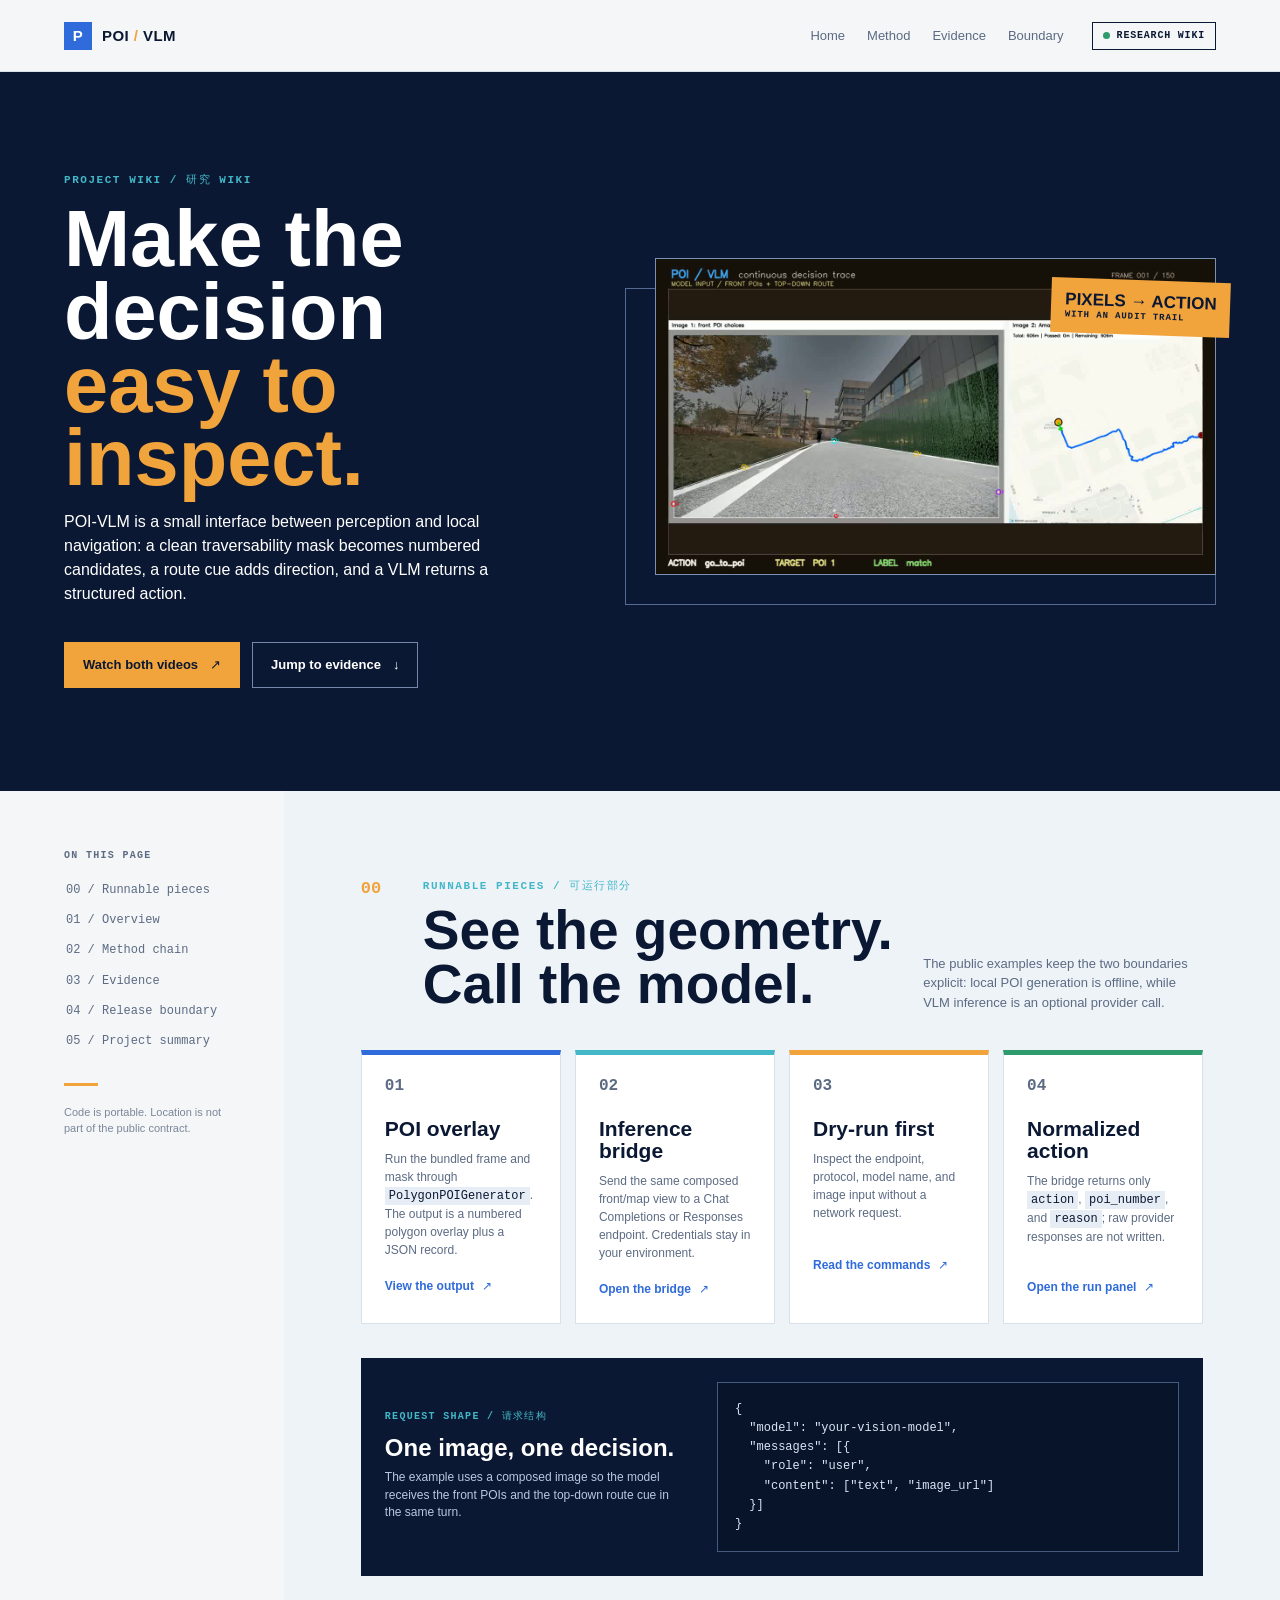
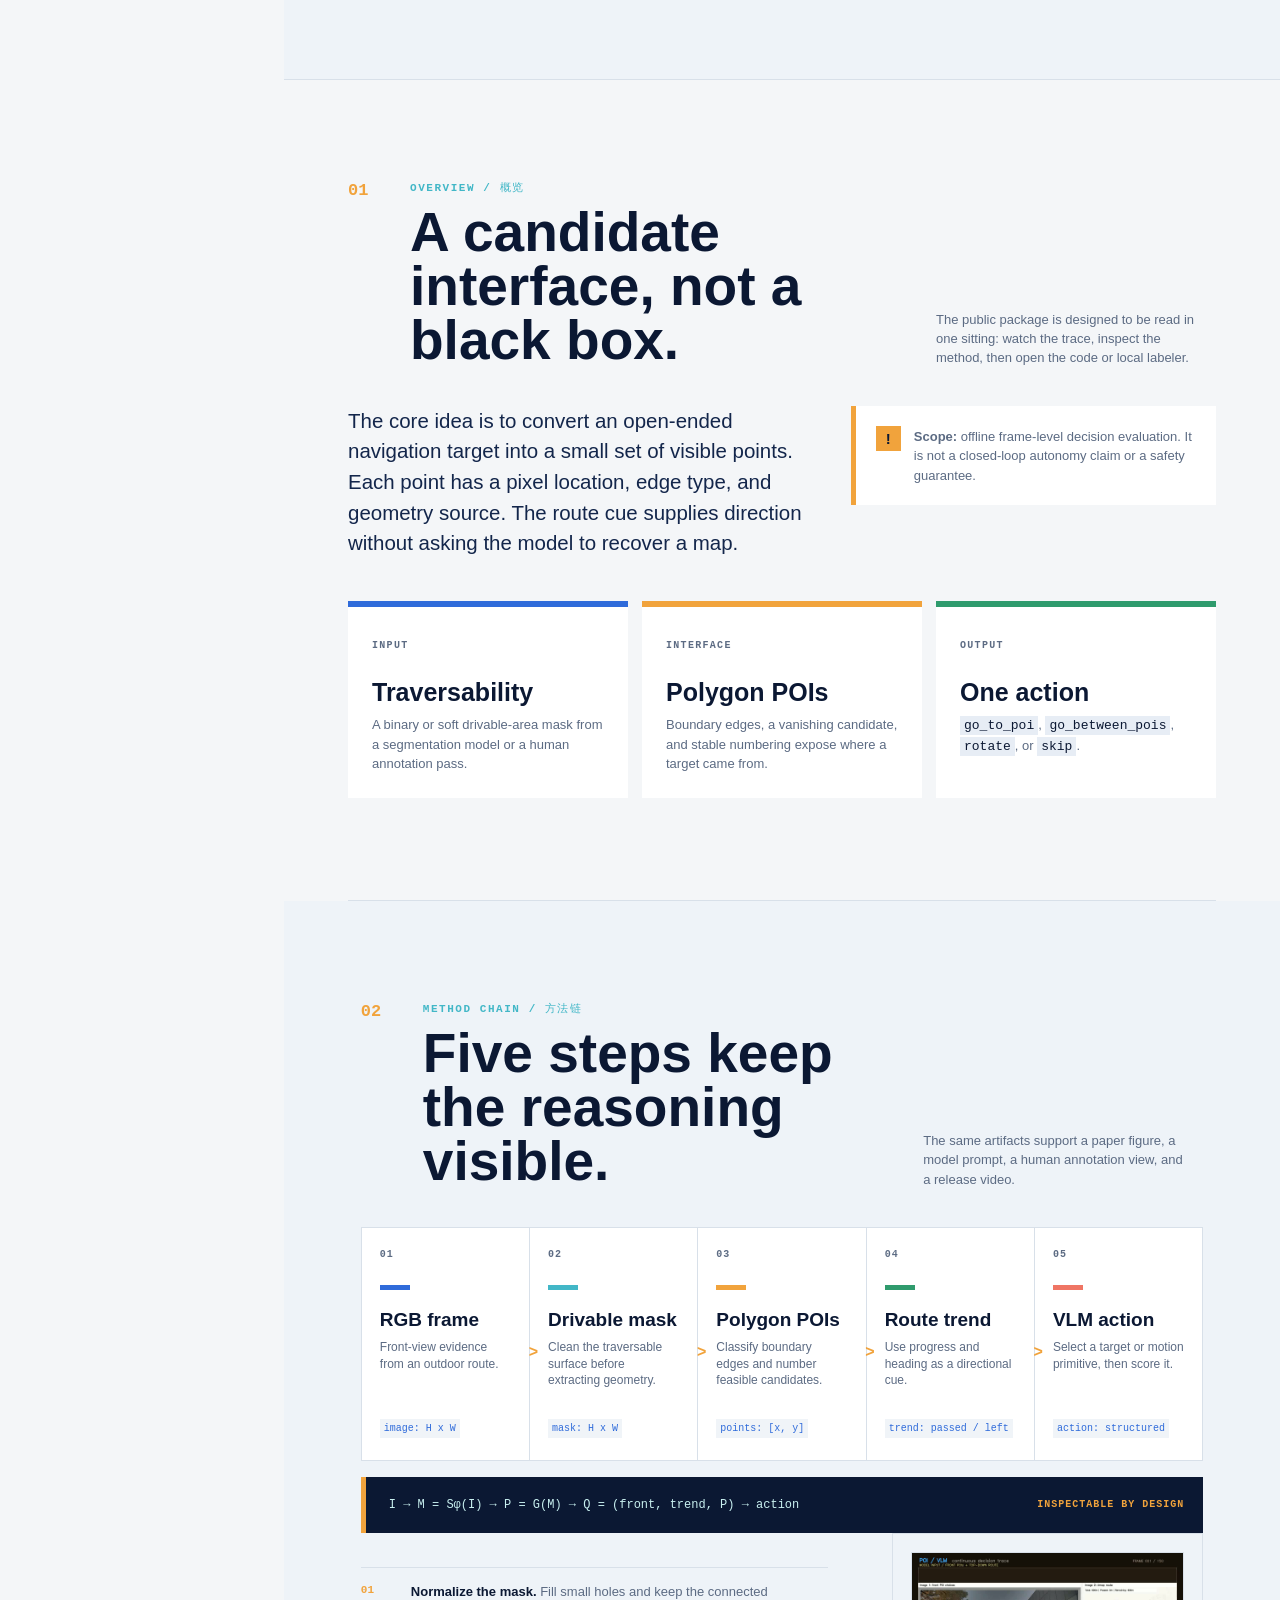
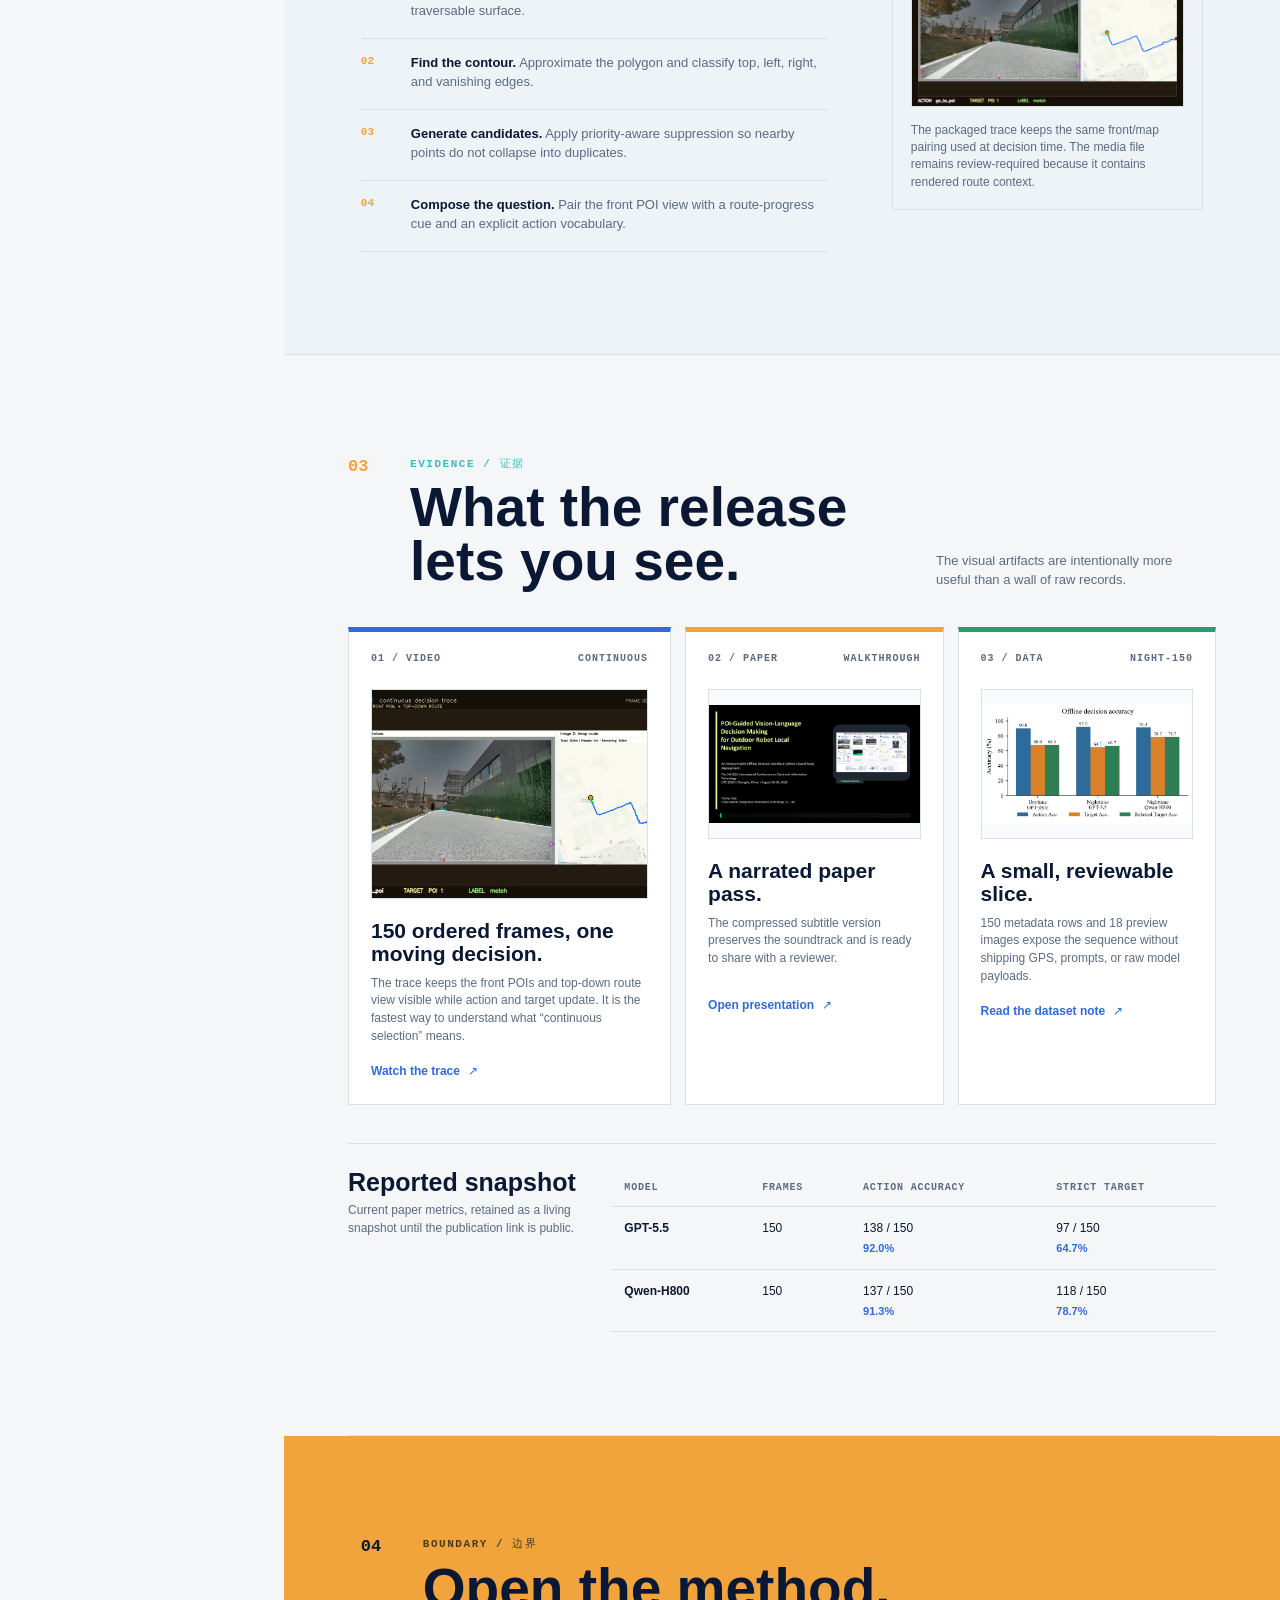
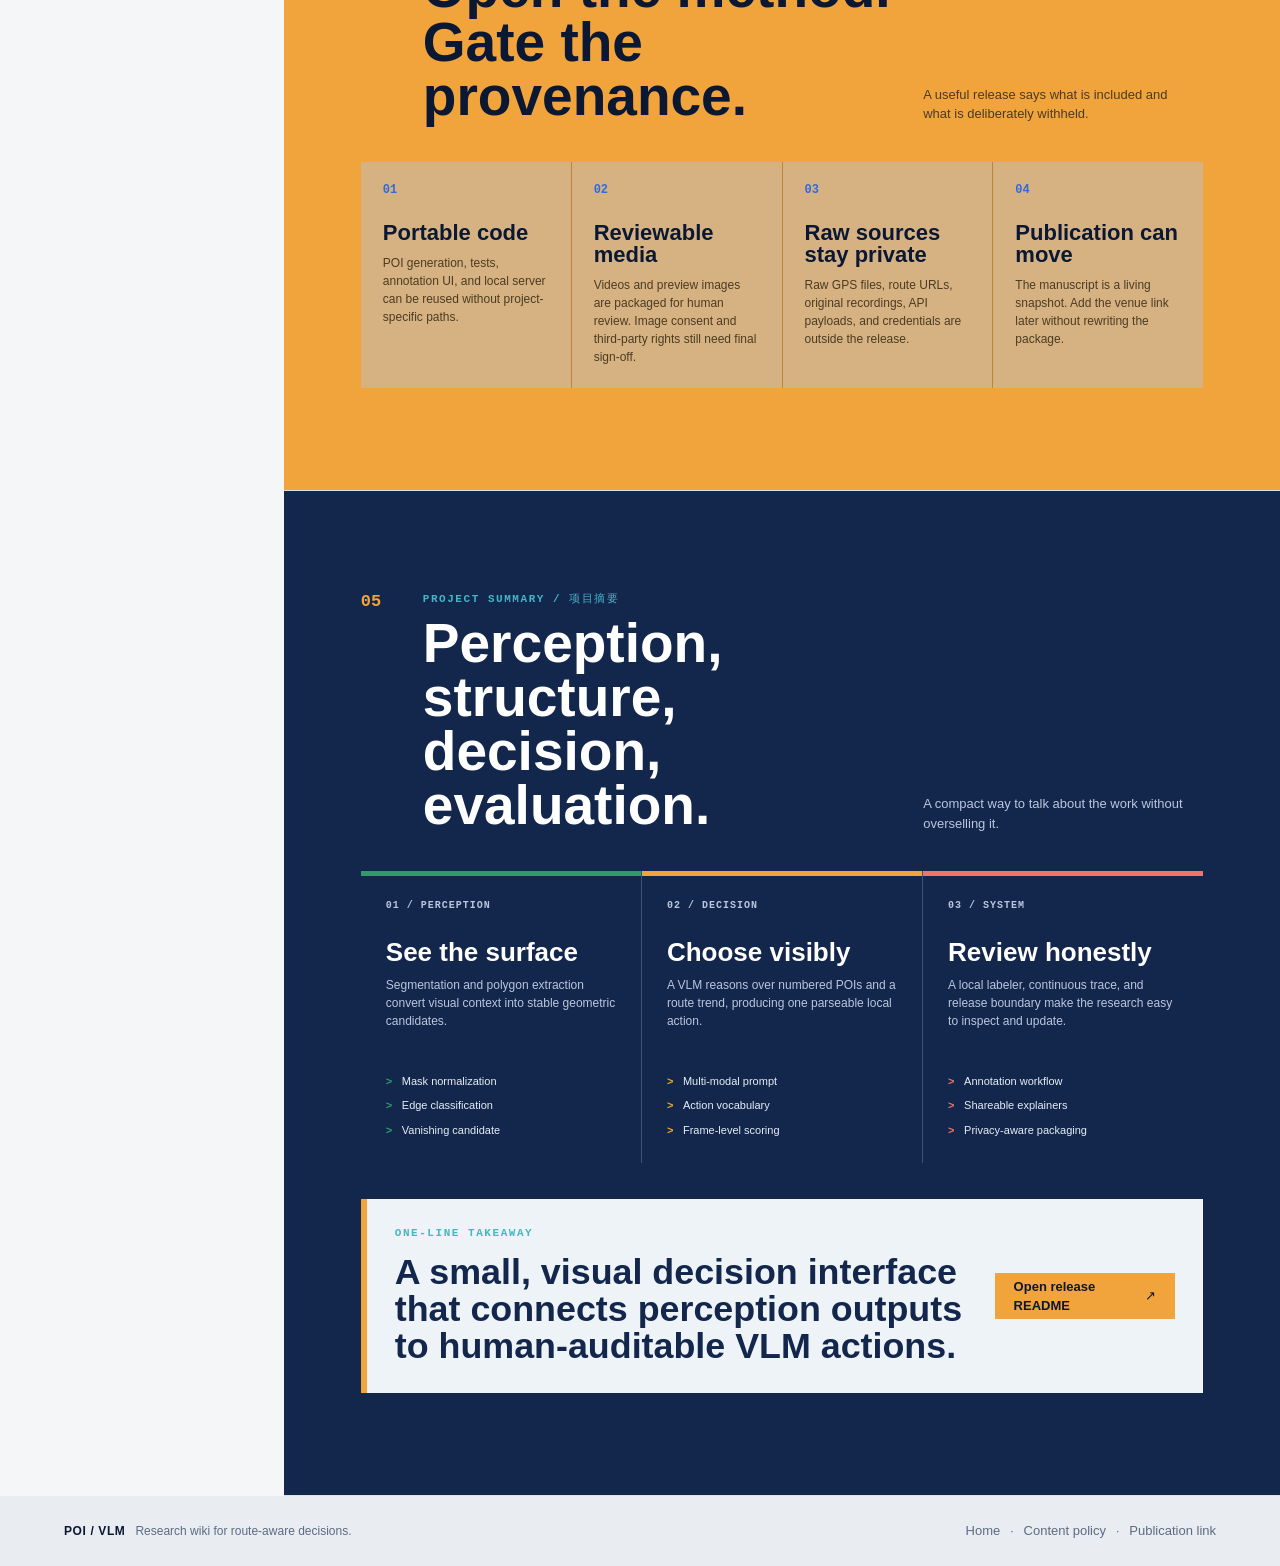
<file: wiki.html>
<!doctype html>
<html lang="en">
  <head>
    <meta charset="utf-8">
    <meta name="viewport" content="width=device-width, initial-scale=1">
    <meta name="description" content="POI-VLM research wiki: method, evidence, dataset boundary, and annotation workflow.">
    <title>POI / VLM - research wiki</title>
    <link rel="icon" href="assets/favicon.svg" type="image/svg+xml">
    <link rel="stylesheet" href="styles.css">
  </head>
  <body class="wiki-page">
    <header class="sitebar"><a class="wordmark" href="index.html"><span class="wordmark-mark">P</span><span>POI <i>/</i> VLM</span></a><nav class="nav-links" aria-label="Primary navigation"><a href="index.html">Home</a><a href="#method">Method</a><a href="#evidence">Evidence</a><a href="#boundary">Boundary</a></nav><span class="release-chip"><span class="status-dot"></span> research wiki</span></header>

    <main>
      <section class="wiki-hero">
        <div class="wiki-hero-copy reveal"><p class="eyebrow">PROJECT WIKI / 研究 Wiki</p><h1>Make the decision<br><span>easy to inspect.</span></h1><p>POI-VLM is a small interface between perception and local navigation: a clean traversability mask becomes numbered candidates, a route cue adds direction, and a VLM returns a structured action.</p><div class="hero-actions"><a class="button button-primary" href="index.html#watch">Watch both videos <span>↗</span></a><a class="button button-quiet" href="#evidence">Jump to evidence <span>↓</span></a></div></div>
        <div class="wiki-hero-visual reveal"><img src="media/poi_vlm_continuous_decisions_poster.jpg" alt="POI-VLM two-panel decision trace frame"><div class="wiki-visual-stamp"><strong>PIXELS → ACTION</strong><span>with an audit trail</span></div></div>
      </section>

      <div class="wiki-layout">
        <aside class="wiki-toc"><div class="wiki-toc-inner"><p class="wiki-toc-label">ON THIS PAGE</p><a href="#run">00 / Runnable pieces</a><a href="#overview">01 / Overview</a><a href="#method">02 / Method chain</a><a href="#evidence">03 / Evidence</a><a href="#boundary">04 / Release boundary</a><a href="#summary">05 / Project summary</a><div class="wiki-toc-rule"></div><p class="wiki-toc-note">Code is portable. Location is not part of the public contract.</p></div></aside>
        <div class="wiki-content">
          <section class="wiki-block wiki-block-tint" id="run"><div class="wiki-block-heading"><span class="wiki-index">00</span><div><p class="eyebrow">RUNNABLE PIECES / 可运行部分</p><h2>See the geometry. Call the model.</h2></div><p class="wiki-heading-note">The public examples keep the two boundaries explicit: local POI generation is offline, while VLM inference is an optional provider call.</p></div><div class="wiki-reuse-grid"><article class="wiki-reuse-card"><span class="reuse-number">01</span><h3>POI overlay</h3><p>Run the bundled frame and mask through <code>PolygonPOIGenerator</code>. The output is a numbered polygon overlay plus a JSON record.</p><a href="examples/output/poi_overlay.jpg">View the output <span>↗</span></a></article><article class="wiki-reuse-card"><span class="reuse-number">02</span><h3>Inference bridge</h3><p>Send the same composed front/map view to a Chat Completions or Responses endpoint. Credentials stay in your environment.</p><a href="inference_bridge.py">Open the bridge <span>↗</span></a></article><article class="wiki-reuse-card"><span class="reuse-number">03</span><h3>Dry-run first</h3><p>Inspect the endpoint, protocol, model name, and image input without a network request.</p><a href="README.md#2-vlm-inference-bridge">Read the commands <span>↗</span></a></article><article class="wiki-reuse-card"><span class="reuse-number">04</span><h3>Normalized action</h3><p>The bridge returns only <code>action</code>, <code>poi_number</code>, and <code>reason</code>; raw provider responses are not written.</p><a href="index.html#run">Open the run panel <span>↗</span></a></article></div><div class="wiki-api-panel"><div><p class="wiki-term">REQUEST SHAPE / 请求结构</p><h3>One image, one decision.</h3><p>The example uses a composed image so the model receives the front POIs and the top-down route cue in the same turn.</p></div><pre><code>{&#10;  "model": "your-vision-model",&#10;  "messages": [{&#10;    "role": "user",&#10;    "content": ["text", "image_url"]&#10;  }]&#10;}</code></pre></div></section>
          <section class="wiki-block" id="overview"><div class="wiki-block-heading"><span class="wiki-index">01</span><div><p class="eyebrow">OVERVIEW / 概览</p><h2>A candidate interface, not a black box.</h2></div><p class="wiki-heading-note">The public package is designed to be read in one sitting: watch the trace, inspect the method, then open the code or local labeler.</p></div><div class="wiki-intro-grid"><p class="wiki-lead">The core idea is to convert an open-ended navigation target into a small set of visible points. Each point has a pixel location, edge type, and geometry source. The route cue supplies direction without asking the model to recover a map.</p><div class="wiki-callout"><span class="callout-mark">!</span><p><strong>Scope:</strong> offline frame-level decision evaluation. It is not a closed-loop autonomy claim or a safety guarantee.</p></div></div><div class="wiki-definition-grid"><article class="wiki-definition"><span class="wiki-term">INPUT</span><h3>Traversability</h3><p>A binary or soft drivable-area mask from a segmentation model or a human annotation pass.</p></article><article class="wiki-definition wiki-definition-orange"><span class="wiki-term">INTERFACE</span><h3>Polygon POIs</h3><p>Boundary edges, a vanishing candidate, and stable numbering expose where a target came from.</p></article><article class="wiki-definition wiki-definition-green"><span class="wiki-term">OUTPUT</span><h3>One action</h3><p><code>go_to_poi</code>, <code>go_between_pois</code>, <code>rotate</code>, or <code>skip</code>.</p></article></div></section>

          <section class="wiki-block wiki-block-tint" id="method"><div class="wiki-block-heading"><span class="wiki-index">02</span><div><p class="eyebrow">METHOD CHAIN / 方法链</p><h2>Five steps keep the reasoning visible.</h2></div><p class="wiki-heading-note">The same artifacts support a paper figure, a model prompt, a human annotation view, and a release video.</p></div><div class="wiki-flow"><article class="wiki-flow-step"><span class="wiki-flow-number">01</span><span class="wiki-flow-bar wiki-bar-blue"></span><h3>RGB frame</h3><p>Front-view evidence from an outdoor route.</p><code>image: H x W</code></article><article class="wiki-flow-step"><span class="wiki-flow-number">02</span><span class="wiki-flow-bar wiki-bar-cyan"></span><h3>Drivable mask</h3><p>Clean the traversable surface before extracting geometry.</p><code>mask: H x W</code></article><article class="wiki-flow-step"><span class="wiki-flow-number">03</span><span class="wiki-flow-bar wiki-bar-orange"></span><h3>Polygon POIs</h3><p>Classify boundary edges and number feasible candidates.</p><code>points: [x, y]</code></article><article class="wiki-flow-step"><span class="wiki-flow-number">04</span><span class="wiki-flow-bar wiki-bar-green"></span><h3>Route trend</h3><p>Use progress and heading as a directional cue.</p><code>trend: passed / left</code></article><article class="wiki-flow-step"><span class="wiki-flow-number">05</span><span class="wiki-flow-bar wiki-bar-red"></span><h3>VLM action</h3><p>Select a target or motion primitive, then score it.</p><code>action: structured</code></article></div><div class="wiki-equation"><code>I → M = Sφ(I) → P = G(M) → Q = (front, trend, P) → action</code><span>inspectable by design</span></div><div class="wiki-algorithm-grid"><div><ol class="wiki-steps"><li><span>01</span><p><strong>Normalize the mask.</strong> Fill small holes and keep the connected traversable surface.</p></li><li><span>02</span><p><strong>Find the contour.</strong> Approximate the polygon and classify top, left, right, and vanishing edges.</p></li><li><span>03</span><p><strong>Generate candidates.</strong> Apply priority-aware suppression so nearby points do not collapse into duplicates.</p></li><li><span>04</span><p><strong>Compose the question.</strong> Pair the front POI view with a route-progress cue and an explicit action vocabulary.</p></li></ol></div><div class="wiki-algorithm-visual"><img src="media/poi_vlm_continuous_decisions_poster.jpg" alt="POI-VLM two-panel decision trace"><p>The packaged trace keeps the same front/map pairing used at decision time. The media file remains review-required because it contains rendered route context.</p></div></div></section>

          <section class="wiki-block" id="evidence"><div class="wiki-block-heading"><span class="wiki-index">03</span><div><p class="eyebrow">EVIDENCE / 证据</p><h2>What the release lets you see.</h2></div><p class="wiki-heading-note">The visual artifacts are intentionally more useful than a wall of raw records.</p></div><div class="wiki-evidence-grid"><article class="wiki-evidence-card wiki-evidence-large"><div class="wiki-card-topline"><span>01 / VIDEO</span><span>CONTINUOUS</span></div><img src="media/poi_vlm_continuous_decisions_poster.jpg" alt="Poster frame from the continuous decision video"><h3>150 ordered frames, one moving decision.</h3><p>The trace keeps the front POIs and top-down route view visible while action and target update. It is the fastest way to understand what “continuous selection” means.</p><a class="card-link" href="index.html#watch">Watch the trace <span>↗</span></a></article><article class="wiki-evidence-card"><div class="wiki-card-topline"><span>02 / PAPER</span><span>WALKTHROUGH</span></div><img src="media/poi_vlm_presentation_poster.jpg" alt="Poster frame from the narrated paper presentation"><h3>A narrated paper pass.</h3><p>The compressed subtitle version preserves the soundtrack and is ready to share with a reviewer.</p><a class="card-link" href="index.html#watch">Open presentation <span>↗</span></a></article><article class="wiki-evidence-card"><div class="wiki-card-topline"><span>03 / DATA</span><span>NIGHT-150</span></div><img src="assets/accuracy.png" alt="Offline accuracy comparison chart"><h3>A small, reviewable slice.</h3><p>150 metadata rows and 18 preview images expose the sequence without shipping GPS, prompts, or raw model payloads.</p><a class="card-link" href="dataset/night_150/README.md">Read the dataset note <span>↗</span></a></article></div><div class="wiki-results-wrap"><div><h3>Reported snapshot</h3><p class="wiki-muted">Current paper metrics, retained as a living snapshot until the publication link is public.</p></div><table class="wiki-table"><thead><tr><th>Model</th><th>Frames</th><th>Action accuracy</th><th>Strict target</th></tr></thead><tbody><tr><th>GPT-5.5</th><td>150</td><td>138 / 150 <b>92.0%</b></td><td>97 / 150 <b>64.7%</b></td></tr><tr><th>Qwen-H800</th><td>150</td><td>137 / 150 <b>91.3%</b></td><td>118 / 150 <b>78.7%</b></td></tr></tbody></table></div></section>

          <section class="wiki-block wiki-limits" id="boundary"><div class="wiki-block-heading"><span class="wiki-index">04</span><div><p class="eyebrow">BOUNDARY / 边界</p><h2>Open the method. Gate the provenance.</h2></div><p class="wiki-heading-note">A useful release says what is included and what is deliberately withheld.</p></div><div class="wiki-limits-grid"><article><span class="limit-mark">01</span><h3>Portable code</h3><p>POI generation, tests, annotation UI, and local server can be reused without project-specific paths.</p></article><article><span class="limit-mark">02</span><h3>Reviewable media</h3><p>Videos and preview images are packaged for human review. Image consent and third-party rights still need final sign-off.</p></article><article><span class="limit-mark">03</span><h3>Raw sources stay private</h3><p>Raw GPS files, route URLs, original recordings, API payloads, and credentials are outside the release.</p></article><article><span class="limit-mark">04</span><h3>Publication can move</h3><p>The manuscript is a living snapshot. Add the venue link later without rewriting the package.</p></article></div></section>

          <section class="wiki-block wiki-block-dark" id="summary"><div class="wiki-block-heading"><span class="wiki-index">05</span><div><p class="eyebrow">PROJECT SUMMARY / 项目摘要</p><h2>Perception, structure, decision, evaluation.</h2></div><p class="wiki-heading-note">A compact way to talk about the work without overselling it.</p></div><div class="wiki-roadmap"><article class="wiki-roadmap-item"><div class="wiki-roadmap-status">01 / PERCEPTION</div><h3>See the surface</h3><p>Segmentation and polygon extraction convert visual context into stable geometric candidates.</p><ul><li>Mask normalization</li><li>Edge classification</li><li>Vanishing candidate</li></ul></article><article class="wiki-roadmap-item is-review"><div class="wiki-roadmap-status">02 / DECISION</div><h3>Choose visibly</h3><p>A VLM reasons over numbered POIs and a route trend, producing one parseable local action.</p><ul><li>Multi-modal prompt</li><li>Action vocabulary</li><li>Frame-level scoring</li></ul></article><article class="wiki-roadmap-item is-later"><div class="wiki-roadmap-status">03 / SYSTEM</div><h3>Review honestly</h3><p>A local labeler, continuous trace, and release boundary make the research easy to inspect and update.</p><ul><li>Annotation workflow</li><li>Shareable explainers</li><li>Privacy-aware packaging</li></ul></article></div><div class="wiki-summary-callout"><div><p class="eyebrow">ONE-LINE TAKEAWAY</p><h3>A small, visual decision interface that connects perception outputs to human-auditable VLM actions.</h3></div><a class="button button-primary" href="README.md">Open release README <span>↗</span></a></div></section>
        </div>
      </div>
    </main>
    <footer class="site-footer"><div><span class="footer-mark">POI / VLM</span><span>Research wiki for route-aware decisions.</span></div><div><a href="index.html">Home</a><span>·</span><a href="LICENSE_POLICY.md">Content policy</a><span>·</span><a href="PUBLICATION.md">Publication link</a></div></footer>
    <script src="app.js"></script>
  </body>
</html>
</file>
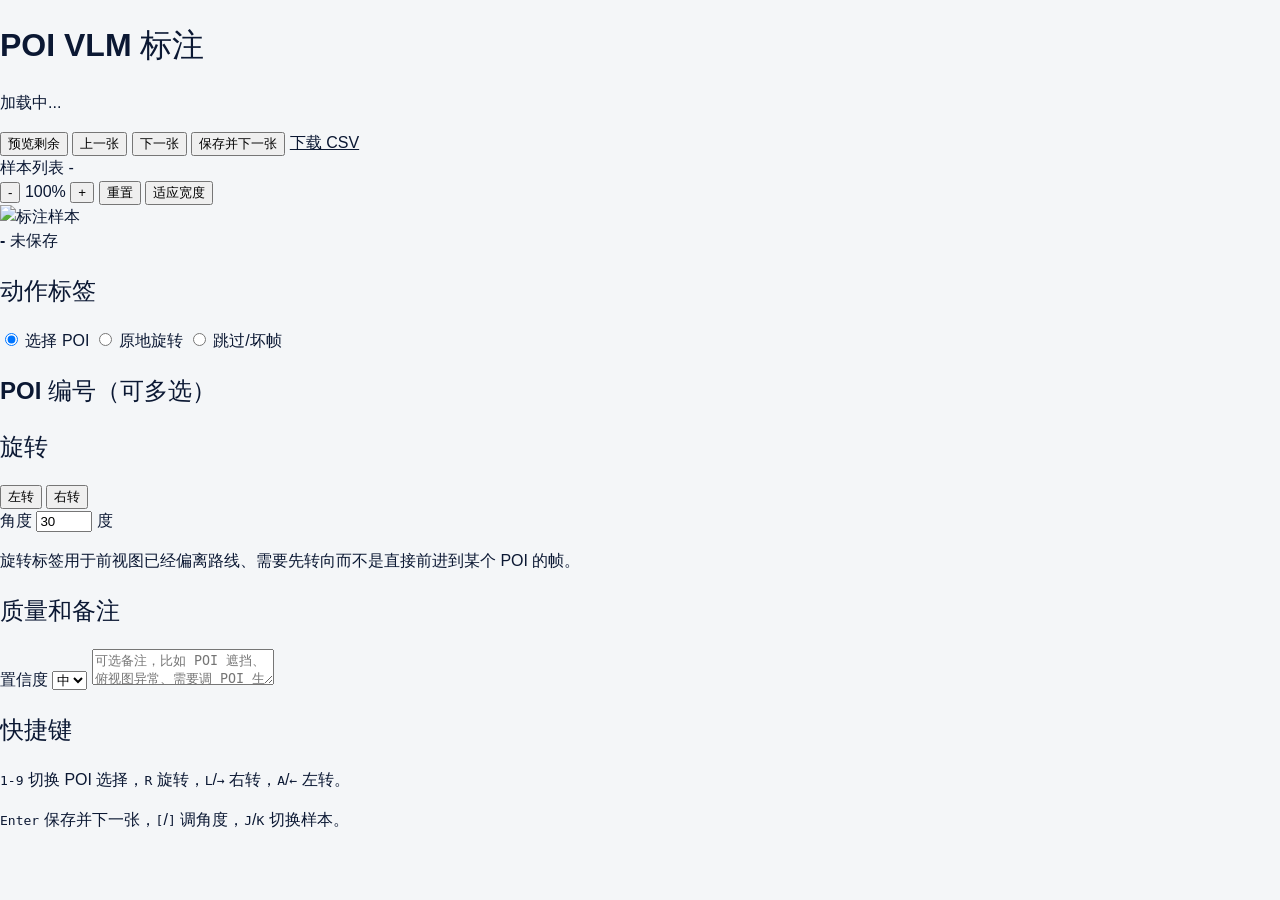
<file: annotation_app/index_before_english_ui.html>
<!doctype html>
<html lang="zh-CN">
<head>
  <meta charset="utf-8">
  <meta name="viewport" content="width=device-width, initial-scale=1">
  <title>POI VLM 标注</title>
  <link rel="stylesheet" href="/styles.css">
</head>
<body>
  <header class="topbar">
    <div>
      <h1>POI VLM 标注</h1>
      <p id="subtitle">加载中...</p>
    </div>
    <div class="top-actions">
      <button id="previewBtn" type="button">预览剩余</button>
      <button id="prevBtn" type="button">上一张</button>
      <button id="nextBtn" type="button">下一张</button>
      <button id="saveBtn" type="button" class="primary">保存并下一张</button>
      <a id="csvLink" href="/api/annotations.csv" target="_blank">下载 CSV</a>
    </div>
  </header>

  <main class="layout">
    <aside class="sample-nav">
      <div class="sample-nav-header">
        <strong>样本列表</strong>
        <span id="listSummary">-</span>
      </div>
      <div id="sampleStrip" class="sample-list"></div>
    </aside>

    <section class="image-panel">
      <div class="image-toolbar">
        <button id="zoomOutBtn" type="button">-</button>
        <span id="zoomLabel">100%</span>
        <button id="zoomInBtn" type="button">+</button>
        <button id="zoomResetBtn" type="button">重置</button>
        <button id="zoomFitBtn" type="button">适应宽度</button>
      </div>
      <div id="imageViewport" class="image-viewport">
        <img id="questionImage" alt="标注样本">
      </div>
    </section>

    <aside class="side-panel">
      <section class="sample-card">
        <div class="sample-title">
          <strong id="sampleId">-</strong>
          <span id="saveState">未保存</span>
        </div>
        <div id="routeMeta" class="meta"></div>
      </section>

      <section class="control-card">
        <h2>动作标签</h2>
        <div class="mode-grid">
          <label><input type="radio" name="action" value="go_to_poi" checked> 选择 POI</label>
          <label><input type="radio" name="action" value="rotate"> 原地旋转</label>
          <label><input type="radio" name="action" value="skip"> 跳过/坏帧</label>
        </div>
      </section>

      <section class="control-card" id="poiSection">
        <h2>POI 编号（可多选）</h2>
        <div id="poiButtons" class="poi-grid"></div>
        <div id="poiList" class="poi-list"></div>
      </section>

      <section class="control-card" id="rotateSection">
        <h2>旋转</h2>
        <div class="segmented">
          <button id="rotLeft" type="button" data-direction="left">左转</button>
          <button id="rotRight" type="button" data-direction="right">右转</button>
        </div>
        <label class="field">
          角度
          <input id="rotateAngle" type="number" min="0" max="180" step="5" value="30">
          <span>度</span>
        </label>
        <p class="hint">旋转标签用于前视图已经偏离路线、需要先转向而不是直接前进到某个 POI 的帧。</p>
      </section>

      <section class="control-card">
        <h2>质量和备注</h2>
        <label class="field">
          置信度
          <select id="confidence">
            <option value="high">高</option>
            <option value="medium" selected>中</option>
            <option value="low">低</option>
          </select>
        </label>
        <textarea id="note" placeholder="可选备注，比如 POI 遮挡、俯视图异常、需要调 POI 生成等"></textarea>
      </section>

      <section class="control-card shortcuts">
        <h2>快捷键</h2>
        <p><kbd>1-9</kbd> 切换 POI 选择，<kbd>R</kbd> 旋转，<kbd>L</kbd>/<kbd>→</kbd> 右转，<kbd>A</kbd>/<kbd>←</kbd> 左转。</p>
        <p><kbd>Enter</kbd> 保存并下一张，<kbd>[</kbd>/<kbd>]</kbd> 调角度，<kbd>J</kbd>/<kbd>K</kbd> 切换样本。</p>
      </section>
    </aside>
  </main>

  <div id="previewModal" class="modal" hidden>
    <div class="modal-backdrop" id="previewBackdrop"></div>
    <div class="modal-panel">
      <div class="modal-header">
        <div>
          <h2>剩余样本预览</h2>
          <p id="previewSummary">-</p>
        </div>
        <button id="closePreviewBtn" type="button">关闭</button>
      </div>
      <div id="previewGrid" class="preview-grid"></div>
    </div>
  </div>

  <script src="/app.js"></script>
</body>
</html>
</file>
<file: styles.css>
:root {
  color-scheme: light;
  --ink: #0b1833;
  --ink-2: #13264b;
  --paper: #f4f6f8;
  --white: #ffffff;
  --muted: #5c6b83;
  --line: #d8e0e9;
  --blue: #2f6bda;
  --cyan: #42b7c7;
  --orange: #f1a33c;
  --green: #2f9b6d;
  --red: #ef7564;
  font-family: "Segoe UI", "Helvetica Neue", Arial, sans-serif;
  font-synthesis: none;
}

* { box-sizing: border-box; }

html { scroll-behavior: smooth; }

body {
  margin: 0;
  overflow-x: hidden;
  background: var(--paper);
  color: var(--ink);
  line-height: 1.5;
}

a { color: inherit; }

button, a { -webkit-tap-highlight-color: transparent; }

.sitebar {
  position: sticky;
  top: 0;
  z-index: 20;
  display: flex;
  align-items: center;
  gap: 28px;
  min-height: 72px;
  padding: 0 5vw;
  background: rgba(244, 246, 248, 0.94);
  border-bottom: 1px solid var(--line);
  backdrop-filter: blur(14px);
}

.wordmark {
  display: inline-flex;
  align-items: center;
  gap: 10px;
  color: var(--ink);
  text-decoration: none;
  font: 800 15px/1 "Arial Black", "Segoe UI", sans-serif;
  letter-spacing: 0.03em;
  white-space: nowrap;
}

.wordmark i { color: var(--orange); font-style: normal; }

.wordmark-mark {
  display: grid;
  place-items: center;
  width: 28px;
  height: 28px;
  background: var(--blue);
  color: var(--white);
  font: 900 15px/1 "Arial Black", sans-serif;
}

.nav-links {
  display: flex;
  gap: 22px;
  margin-left: auto;
}

.nav-links a, .site-footer a {
  color: var(--muted);
  font-size: 13px;
  text-decoration: none;
}

.nav-links a:hover, .site-footer a:hover { color: var(--ink); }

.release-chip {
  display: inline-flex;
  align-items: center;
  gap: 7px;
  padding: 8px 10px;
  border: 1px solid var(--ink);
  color: var(--ink);
  font: 700 10px/1 "Courier New", monospace;
  letter-spacing: 0.08em;
  text-transform: uppercase;
  white-space: nowrap;
}

.status-dot { width: 7px; height: 7px; border-radius: 50%; background: var(--green); }

.hero {
  display: grid;
  grid-template-columns: minmax(300px, 0.83fr) minmax(480px, 1.17fr);
  align-items: stretch;
  gap: clamp(28px, 5vw, 84px);
  min-height: 650px;
  padding: clamp(52px, 8vw, 108px) 5vw clamp(58px, 8vw, 112px);
  background: var(--ink);
  color: var(--white);
}

.hero-copy { display: flex; flex-direction: column; justify-content: center; min-width: 0; max-width: 590px; }

.eyebrow {
  margin: 0 0 14px;
  color: var(--cyan);
  font: 800 11px/1.25 "Courier New", monospace;
  letter-spacing: 0.14em;
  text-transform: uppercase;
}

.hero h1 {
  max-width: 680px;
  overflow-wrap: anywhere;
  margin: 0;
  font: 900 clamp(48px, 6.2vw, 94px)/0.93 "Arial Black", "Segoe UI", sans-serif;
  letter-spacing: 0;
}

.hero h1 span { color: var(--orange); }

.hero-lede {
  max-width: 560px;
  margin: 28px 0 0;
  color: #c8d3e5;
  font-size: clamp(16px, 1.5vw, 20px);
  line-height: 1.55;
  overflow-wrap: anywhere;
}

.hero-actions { display: flex; flex-wrap: wrap; gap: 12px; margin-top: 36px; }

.button {
  display: inline-flex;
  align-items: center;
  gap: 12px;
  min-height: 46px;
  padding: 0 18px;
  border: 1px solid transparent;
  font-weight: 800;
  font-size: 13px;
  text-decoration: none;
  transition: transform 160ms ease, background 160ms ease, color 160ms ease;
}

.button:hover { transform: translateY(-2px); }
.button-primary { background: var(--orange); color: var(--ink); }
.button-primary:hover { background: #ffb95a; }
.button-quiet { border-color: #7688aa; color: var(--white); }
.button-quiet:hover { border-color: var(--white); background: var(--white); color: var(--ink); }

.hero-note { display: flex; align-items: center; gap: 12px; max-width: 480px; margin-top: 54px; color: #91a2be; font-size: 12px; }
.note-rule { width: 36px; height: 2px; flex: 0 0 auto; background: var(--cyan); }

.hero-media {
  position: relative;
  align-self: center;
  min-width: 0;
  overflow: hidden;
  border: 1px solid #6580a8;
  background: #d8e0e9;
  box-shadow: 20px 20px 0 rgba(241, 163, 60, 0.86);
}

.hero-media img { display: block; width: 100%; height: auto; aspect-ratio: 16 / 9; object-fit: cover; object-position: center; }

.media-tag {
  position: absolute;
  padding: 7px 10px;
  background: var(--ink);
  color: var(--white);
  font: 800 10px/1 "Courier New", monospace;
  letter-spacing: 0.1em;
}

.media-tag-top { top: 14px; left: 14px; border-left: 4px solid var(--cyan); }
.media-tag-bottom { right: 14px; bottom: 14px; border-right: 4px solid var(--orange); }

.metric-band {
  display: grid;
  grid-template-columns: minmax(220px, 1.2fr) repeat(4, minmax(120px, 1fr));
  gap: 1px;
  padding: 0 5vw;
  background: var(--line);
  border-bottom: 1px solid var(--line);
}

.metric, .metric-intro { min-height: 160px; padding: 30px 24px; background: var(--white); }
.metric-intro { padding-left: 0; background: var(--paper); }
.metric-intro .eyebrow { margin-bottom: 8px; }
.metric-intro h2 { margin: 0; font: 900 24px/1.02 "Arial Black", sans-serif; letter-spacing: 0; }
.metric { border-top: 6px solid var(--blue); }
.metric-orange { border-color: var(--orange); }
.metric-green { border-color: var(--green); }
.metric-cyan { border-color: var(--cyan); }
.metric strong { display: block; font: 900 clamp(30px, 3.1vw, 48px)/1 "Arial Black", sans-serif; letter-spacing: 0; }
.metric span { display: block; margin-top: 12px; color: var(--muted); font-size: 12px; line-height: 1.35; }

.story-section, .reproduce-section { padding: clamp(70px, 9vw, 126px) 5vw; }
.section-heading { display: flex; align-items: end; justify-content: space-between; gap: 40px; margin-bottom: 36px; }
.section-heading h2 { max-width: 680px; margin: 0; font: 900 clamp(34px, 4.4vw, 64px)/0.98 "Arial Black", sans-serif; letter-spacing: 0; }
.section-heading > p { max-width: 360px; margin: 0; color: var(--muted); font-size: 14px; }
.section-heading-light { color: var(--white); }
.section-heading-light > p { color: #b9c7df; }

.filter-row { display: flex; flex-wrap: wrap; gap: 8px; margin-bottom: 18px; }
.filter-button { min-height: 34px; padding: 0 13px; border: 1px solid var(--line); background: transparent; color: var(--muted); cursor: pointer; font-weight: 700; font-size: 12px; }
.filter-button:hover, .filter-button.is-active { border-color: var(--ink); background: var(--ink); color: var(--white); }

.artifact-grid { display: grid; grid-template-columns: repeat(3, minmax(0, 1fr)); gap: 14px; }
.artifact-card { min-height: 250px; padding: 22px; border: 1px solid var(--line); border-top: 6px solid var(--blue); background: var(--white); }
.artifact-card[data-kind="code"] { border-top-color: var(--cyan); }
.artifact-card[data-kind="evidence"] { border-top-color: var(--orange); }
.artifact-card.is-hidden { display: none; }
.card-topline { display: flex; justify-content: space-between; gap: 10px; color: var(--muted); font: 800 10px/1 "Courier New", monospace; letter-spacing: 0.12em; }
.card-index { color: var(--ink); }
.artifact-card h3 { margin: 24px 0 10px; font: 900 22px/1.05 "Arial Black", sans-serif; letter-spacing: 0; }
.artifact-card p { min-height: 65px; margin: 0; color: var(--muted); font-size: 13px; }
.card-link { display: inline-flex; align-items: center; gap: 8px; margin-top: 18px; color: var(--blue); font-size: 13px; font-weight: 800; text-decoration: none; }
.card-link:hover { color: var(--ink); }
.card-image { display: block; width: 100%; height: 90px; margin: 20px 0 2px; border: 1px solid var(--line); object-fit: cover; object-position: top left; }
.chart-image { object-fit: contain; background: #f8fafc; }

.release-section { padding: clamp(70px, 9vw, 120px) 5vw; background: var(--ink-2); color: var(--white); }
.release-grid { display: grid; grid-template-columns: repeat(3, minmax(0, 1fr)); gap: 1px; background: #3d5278; }
.release-column { min-height: 330px; padding: 28px; background: var(--ink-2); border-top: 6px solid var(--green); }
.release-review { border-top-color: var(--orange); }
.release-private { border-top-color: var(--red); }
.release-label { display: flex; align-items: center; gap: 9px; color: #b9c7df; font: 800 10px/1 "Courier New", monospace; letter-spacing: 0.1em; }
.release-icon { display: grid; place-items: center; width: 22px; height: 22px; border: 1px solid currentColor; font-size: 15px; }
.release-column h3 { margin: 28px 0 12px; font: 900 27px/1.02 "Arial Black", sans-serif; letter-spacing: 0; }
.release-column p { max-width: 330px; min-height: 82px; margin: 0; color: #b9c7df; font-size: 13px; }
.release-column ul { display: grid; gap: 8px; margin: 24px 0 0; padding: 0; color: #e4ebf6; list-style: none; font-size: 12px; }
.release-column li::before { display: inline-block; width: 18px; color: var(--green); content: ">"; font-weight: 900; }
.release-review li::before { color: var(--orange); }
.release-private li::before { color: var(--red); }
code { padding: 2px 4px; background: rgba(255, 255, 255, 0.09); font-family: "Courier New", monospace; }

.text-link { color: var(--blue); font-size: 13px; font-weight: 800; text-decoration: none; white-space: nowrap; }
.text-link:hover { color: var(--ink); }
.repro-grid { display: grid; grid-template-columns: repeat(3, minmax(0, 1fr)); gap: 14px; }
.repro-step { min-height: 260px; padding: 25px; border-top: 6px solid var(--blue); background: var(--white); }
.repro-step:nth-child(2) { border-top-color: var(--orange); }
.repro-step:nth-child(3) { border-top-color: var(--green); }
.step-number { color: var(--muted); font: 800 11px/1 "Courier New", monospace; letter-spacing: 0.1em; }
.repro-step h3 { margin: 24px 0 10px; font: 900 28px/1 "Arial Black", sans-serif; letter-spacing: 0; }
.repro-step p { min-height: 72px; margin: 0; color: var(--muted); font-size: 13px; }
.copy-command { display: inline-flex; align-items: center; gap: 8px; margin-top: 18px; padding: 8px 10px; border: 1px solid var(--line); background: #f8fafc; color: var(--ink); cursor: pointer; font: 11px/1.3 "Courier New", monospace; text-align: left; }
.copy-command:hover { border-color: var(--ink); background: var(--ink); color: var(--white); }
.repro-callout { display: flex; gap: 13px; align-items: center; margin-top: 14px; padding: 18px 20px; border-left: 6px solid var(--orange); background: var(--ink); color: var(--white); }
.repro-callout p { margin: 0; color: #d6e0ef; font-size: 13px; }
.callout-mark { display: grid; place-items: center; width: 25px; height: 25px; flex: 0 0 auto; background: var(--orange); color: var(--ink); font: 900 15px/1 "Arial Black", sans-serif; }

.site-footer { display: flex; align-items: center; justify-content: space-between; gap: 20px; padding: 25px 5vw; background: #e9edf2; color: var(--muted); font-size: 12px; }
.site-footer > div { display: flex; align-items: center; gap: 10px; }
.footer-mark { color: var(--ink); font-weight: 900; letter-spacing: 0.05em; }
.toast { position: fixed; right: 22px; bottom: 22px; z-index: 40; transform: translateY(16px); padding: 10px 13px; background: var(--ink); color: var(--white); font-size: 12px; opacity: 0; pointer-events: none; transition: opacity 160ms ease, transform 160ms ease; }
.toast.is-visible { transform: translateY(0); opacity: 1; }

@media (max-width: 1100px) {
  .hero { grid-template-columns: minmax(0, 1fr); }
  .hero-copy { max-width: 760px; }
  .hero-media { width: min(760px, 100%); }
  .metric-band { grid-template-columns: repeat(4, minmax(0, 1fr)); }
  .metric-intro { grid-column: 1 / -1; min-height: auto; padding: 28px 0 22px; }
  .artifact-grid { grid-template-columns: repeat(2, minmax(0, 1fr)); }
}

@media (max-width: 760px) {
  .sitebar { min-height: 62px; gap: 10px; padding: 0 20px; }
  .nav-links { display: none; }
  .release-chip { max-width: 132px; margin-left: auto; overflow: hidden; font-size: 9px; }
  .hero { min-height: auto; padding: 48px 20px 34px; }
  .hero h1 { max-width: 100%; font-size: 42px; letter-spacing: 0; }
  .hero-lede { max-width: 320px; font-size: 14px; }
  .hero-note { max-width: 330px; }
  .hero-media { box-shadow: 10px 10px 0 rgba(241, 163, 60, 0.86); }
  .metric-band { grid-template-columns: repeat(2, minmax(0, 1fr)); padding: 0 20px; }
  .metric-intro { grid-column: 1 / -1; }
  .metric { min-height: 135px; padding: 24px 18px; }
  .story-section, .reproduce-section { padding: 70px 20px; }
  .section-heading { display: block; }
  .section-heading > p { margin-top: 18px; }
  .artifact-grid, .release-grid, .repro-grid { grid-template-columns: 1fr; }
  .artifact-card { min-height: 0; }
  .release-column { min-height: 0; }
  .repro-step { min-height: 0; }
  .site-footer { align-items: flex-start; flex-direction: column; padding: 24px 20px; }
}

@media (prefers-reduced-motion: reduce) {
  html { scroll-behavior: auto; }
  *, *::before, *::after { transition-duration: 0.01ms !important; }
}

/* Method, evidence, and paper sections for the self-contained release page. */
.method-section, .evidence-section { padding: clamp(70px, 9vw, 126px) 5vw; background: var(--white); }
.method-section { background: #eef3f8; }
.pipeline { display: grid; grid-template-columns: repeat(5, minmax(0, 1fr)); gap: 1px; background: var(--line); border: 1px solid var(--line); }
.pipeline-step { position: relative; min-height: 196px; padding: 24px 20px 22px; background: var(--white); overflow: hidden; }
.pipeline-step::after { content: ""; position: absolute; right: -16px; top: 50%; width: 32px; height: 1px; background: var(--line); }
.pipeline-step:last-child::after { display: none; }
.step-index { display: block; color: var(--muted); font: 800 11px/1 "Courier New", monospace; letter-spacing: .12em; }
.step-color { display: block; width: 28px; height: 5px; margin: 24px 0 20px; }
.step-blue { background: var(--blue); }.step-cyan { background: var(--cyan); }.step-orange { background: var(--orange); }.step-green { background: var(--green); }.step-red { background: var(--red); }
.pipeline-step h3 { margin: 0 0 10px; font: 900 21px/1.05 "Arial Black", "Segoe UI", sans-serif; letter-spacing: 0; }
.pipeline-step p { margin: 0; color: var(--muted); font-size: 13px; line-height: 1.4; }
.formula-strip { display: flex; align-items: center; justify-content: space-between; gap: 20px; margin-top: 18px; padding: 18px 20px; border-left: 5px solid var(--blue); background: var(--ink); color: var(--white); }
.formula-strip code { color: #c8f0f0; font: 700 13px/1.4 "Courier New", monospace; overflow-wrap: anywhere; }
.formula-strip span { color: var(--orange); font: 800 10px/1 "Courier New", monospace; letter-spacing: .1em; text-transform: uppercase; white-space: nowrap; }
.evidence-grid { display: grid; grid-template-columns: 1.3fr .85fr .85fr; gap: 14px; }
.evidence-feature, .evidence-card { border: 1px solid var(--line); background: var(--paper); }
.evidence-feature { display: grid; grid-template-rows: auto 1fr auto; min-width: 0; }
.evidence-card { padding: 22px; }
.evidence-feature .card-topline, .evidence-card .card-topline { padding: 22px 22px 0; }
.evidence-image-wrap { display: flex; align-items: center; min-height: 270px; padding: 20px 22px 0; }
.evidence-image-wrap img { display: block; width: 100%; height: auto; border: 1px solid var(--line); object-fit: cover; }
.evidence-caption { padding: 22px; }
.evidence-caption h3, .evidence-card h3 { margin: 0 0 10px; font: 900 22px/1.05 "Arial Black", "Segoe UI", sans-serif; letter-spacing: 0; }
.evidence-caption p, .evidence-card p { margin: 0; color: var(--muted); font-size: 13px; line-height: 1.45; }
.evidence-card img { display: block; width: 100%; height: 190px; margin: 26px 0 22px; border: 1px solid var(--line); background: var(--white); object-fit: contain; }
.evidence-card:nth-child(3) img { object-fit: cover; object-position: center; }
.paper-section { padding: clamp(70px, 9vw, 118px) 5vw; background: var(--orange); color: var(--ink); }
.paper-grid { display: grid; grid-template-columns: 1fr 1fr; gap: clamp(30px, 8vw, 120px); align-items: center; max-width: 1220px; margin: 0 auto; }
.paper-copy { max-width: 580px; }
.paper-copy h2 { margin: 0 0 20px; font: 900 clamp(38px, 5vw, 72px)/.95 "Arial Black", "Segoe UI", sans-serif; letter-spacing: 0; }
.paper-copy > p:not(.eyebrow) { max-width: 500px; margin: 0 0 30px; color: #4b3c21; font-size: 16px; line-height: 1.55; }
.button-dark { background: var(--ink); color: var(--white); }.button-dark:hover { background: var(--ink-2); }
.paper-quote { padding: 38px 40px 42px; border: 1px solid rgba(11,24,51,.3); background: rgba(255,255,255,.4); }
.quote-mark { display: block; color: var(--blue); font: 900 80px/.65 Georgia, serif; }
.paper-quote p { max-width: 520px; margin: 24px 0; font: 900 clamp(25px, 3.2vw, 44px)/1.03 "Arial Black", "Segoe UI", sans-serif; letter-spacing: 0; }
.quote-rule { width: 44px; height: 4px; background: var(--ink); }
.quote-meta { display: block; margin-top: 18px; color: #4b3c21; font: 800 10px/1 "Courier New", monospace; letter-spacing: .12em; text-transform: uppercase; }
.button-small { min-height: 36px; padding: 0 12px; margin-top: 18px; background: var(--ink); color: var(--white); font-size: 12px; }
.button-small:hover { background: var(--blue); }
.reveal { opacity: 1; transform: none; }
.reveal.is-visible { opacity: 1; transform: none; }

@media (max-width: 1000px) {
  .pipeline { grid-template-columns: repeat(3, minmax(0, 1fr)); }
  .pipeline-step:nth-child(3)::after { display: none; }
  .evidence-grid { grid-template-columns: 1fr 1fr; }
  .evidence-feature { grid-column: 1 / -1; }
  .paper-grid { grid-template-columns: 1fr; }
}

@media (max-width: 720px) {
  .hero { grid-template-columns: 1fr; }
  .method-section, .evidence-section, .paper-section { padding-left: 20px; padding-right: 20px; }
  .pipeline, .evidence-grid { grid-template-columns: 1fr; }
  .pipeline-step::after { display: none; }
  .formula-strip { display: block; }
  .formula-strip span { display: block; margin-top: 12px; }
  .paper-quote { padding: 28px; }
}

/* Research wiki: a denser, documentation-first companion to the visual home. */
.wiki-page { background: var(--paper); }
.wiki-hero {
  display: grid;
  grid-template-columns: minmax(0, .9fr) minmax(420px, 1.1fr);
  align-items: center;
  gap: clamp(34px, 6vw, 100px);
  min-height: 590px;
  padding: clamp(58px, 8vw, 110px) 5vw;
  background: var(--ink);
  color: var(--white);
}
.wiki-hero-copy { min-width: 0; max-width: 650px; }
.wiki-hero h1 { margin: 0; font: 900 clamp(50px, 6.2vw, 92px)/.92 "Arial Black", "Segoe UI", sans-serif; letter-spacing: 0; }
.wiki-hero h1 span { color: var(--orange); }
.wiki-hero-lede { max-width: 580px; margin: 28px 0 0; color: #c8d3e5; font-size: clamp(16px, 1.45vw, 20px); line-height: 1.55; }
.wiki-hero-meta { display: flex; flex-wrap: wrap; gap: 10px 22px; margin-top: 44px; color: #9fb0c9; font: 11px/1.4 "Courier New", monospace; }
.wiki-hero-meta b { color: var(--cyan); font-weight: 800; letter-spacing: .08em; }
.wiki-hero-visual { position: relative; min-width: 0; padding: 0 0 30px 30px; }
.wiki-hero-visual::before { content: ""; position: absolute; inset: 30px 0 0 0; border: 1px solid #536b92; }
.wiki-hero-visual img { position: relative; display: block; width: 100%; max-height: 440px; border: 1px solid #7990b2; object-fit: cover; object-position: center; }
.wiki-visual-stamp { position: absolute; right: -14px; top: 22px; display: grid; gap: 3px; min-width: 132px; padding: 13px 14px; background: var(--orange); color: var(--ink); transform: rotate(2deg); }
.wiki-visual-stamp span, .wiki-visual-stamp em { font: 800 9px/1 "Courier New", monospace; letter-spacing: .1em; text-transform: uppercase; }
.wiki-visual-stamp strong { font: 900 17px/1 "Arial Black", sans-serif; letter-spacing: 0; }
.wiki-visual-stamp em { color: #4b3c21; font-style: normal; }
.wiki-visual-caption { position: relative; max-width: 470px; margin: 12px 0 0 4px; color: #aebdd3; font-size: 12px; line-height: 1.45; }
.wiki-layout { display: grid; grid-template-columns: minmax(175px, 220px) minmax(0, 1fr); gap: clamp(32px, 5vw, 82px); max-width: 1500px; margin: 0 auto; padding: 0 5vw; }
.wiki-toc { position: relative; }
.wiki-toc-inner { position: sticky; top: 98px; padding: 60px 0 20px; }
.wiki-toc-label, .wiki-term { margin: 0 0 14px; color: var(--muted); font: 800 10px/1 "Courier New", monospace; letter-spacing: .13em; text-transform: uppercase; }
.wiki-toc a { display: block; padding: 8px 0; border-left: 2px solid transparent; color: var(--muted); font: 12px/1.2 "Courier New", monospace; text-decoration: none; }
.wiki-toc a:hover { padding-left: 10px; border-color: var(--orange); color: var(--ink); }
.wiki-toc-rule { width: 34px; height: 3px; margin: 26px 0 18px; background: var(--orange); }
.wiki-toc-note { max-width: 172px; margin: 0; color: #7a8799; font-size: 11px; line-height: 1.5; }
.wiki-content { min-width: 0; }
.wiki-block { padding: clamp(66px, 8vw, 116px) 0; border-bottom: 1px solid var(--line); }
.wiki-block:first-child { padding-top: clamp(60px, 7vw, 98px); }
.wiki-block-tint { margin-left: clamp(-5vw, -6vw, -32px); margin-right: clamp(-5vw, -6vw, -32px); padding-left: clamp(32px, 6vw, 90px); padding-right: clamp(32px, 6vw, 90px); background: #eef3f8; }
.wiki-block-heading { display: grid; grid-template-columns: 42px minmax(0, 1fr) minmax(170px, 280px); align-items: end; gap: 20px; margin-bottom: 38px; }
.wiki-block-heading .eyebrow { margin-bottom: 10px; }
.wiki-block-heading h2 { max-width: 650px; margin: 0; font: 900 clamp(34px, 4.3vw, 64px)/.98 "Arial Black", "Segoe UI", sans-serif; letter-spacing: 0; }
.wiki-index { align-self: start; color: var(--orange); font: 900 17px/1 "Courier New", monospace; }
.wiki-heading-note { max-width: 270px; margin: 0; color: var(--muted); font-size: 13px; line-height: 1.48; }
.wiki-intro-grid { display: grid; grid-template-columns: minmax(0, 1.12fr) minmax(260px, .88fr); gap: 38px; align-items: start; }
.wiki-lead { max-width: 720px; margin: 0; color: var(--ink-2); font-size: clamp(17px, 1.6vw, 22px); line-height: 1.5; }
.wiki-callout { display: flex; gap: 13px; align-items: flex-start; padding: 20px; border-left: 5px solid var(--orange); background: var(--white); }
.wiki-callout p { margin: 1px 0 0; color: var(--muted); font-size: 13px; line-height: 1.5; }
.wiki-definition-grid { display: grid; grid-template-columns: repeat(3, minmax(0, 1fr)); gap: 14px; margin-top: 42px; }
.wiki-definition { min-height: 196px; padding: 24px; border-top: 6px solid var(--blue); background: var(--white); }
.wiki-definition-orange { border-top-color: var(--orange); }
.wiki-definition-green { border-top-color: var(--green); }
.wiki-definition h3 { margin: 25px 0 10px; font: 900 25px/1 "Arial Black", sans-serif; letter-spacing: 0; }
.wiki-definition p { margin: 0; color: var(--muted); font-size: 13px; line-height: 1.5; }
.wiki-page code { padding: 2px 4px; background: #e7edf5; color: var(--ink); font-family: "Courier New", monospace; }
.wiki-flow { display: grid; grid-template-columns: repeat(5, minmax(0, 1fr)); gap: 1px; border: 1px solid var(--line); background: var(--line); }
.wiki-flow-step { position: relative; min-height: 218px; padding: 22px 18px; background: var(--white); }
.wiki-flow-step:not(:last-child)::after { content: ">"; position: absolute; right: -9px; top: 50%; z-index: 2; color: var(--orange); font: 900 16px/1 Arial, sans-serif; }
.wiki-flow-number { display: block; color: var(--muted); font: 800 10px/1 "Courier New", monospace; letter-spacing: .1em; }
.wiki-flow-bar { display: block; width: 30px; height: 5px; margin: 25px 0 20px; }
.wiki-bar-blue { background: var(--blue); }.wiki-bar-cyan { background: var(--cyan); }.wiki-bar-orange { background: var(--orange); }.wiki-bar-green { background: var(--green); }.wiki-bar-red { background: var(--red); }
.wiki-flow-step h3 { margin: 0 0 9px; font: 900 19px/1.05 "Arial Black", sans-serif; letter-spacing: 0; }
.wiki-flow-step p { min-height: 60px; margin: 0 0 15px; color: var(--muted); font-size: 12px; line-height: 1.4; }
.wiki-flow-step code { display: inline-block; color: var(--blue); font-size: 10px; background: #f0f4f8; }
.wiki-equation { display: flex; align-items: center; justify-content: space-between; gap: 18px; margin-top: 16px; padding: 17px 19px; border-left: 5px solid var(--orange); background: var(--ink); color: var(--white); }
.wiki-equation code { color: #c8f0f0; background: transparent; font-size: 12px; overflow-wrap: anywhere; }
.wiki-equation span { color: var(--orange); font: 800 10px/1 "Courier New", monospace; letter-spacing: .1em; text-transform: uppercase; white-space: nowrap; }
.wiki-algorithm-grid { display: grid; grid-template-columns: minmax(0, 1.2fr) minmax(310px, .8fr); gap: clamp(30px, 5vw, 80px); align-items: start; }
.wiki-steps { display: grid; gap: 0; margin: 34px 0 0; padding: 0; list-style: none; }
.wiki-steps li { display: grid; grid-template-columns: 35px minmax(0, 1fr); gap: 15px; padding: 17px 0; border-top: 1px solid var(--line); }
.wiki-steps li:last-child { border-bottom: 1px solid var(--line); }
.wiki-steps li > span { color: var(--orange); font: 800 11px/1 "Courier New", monospace; }
.wiki-steps p { margin: -3px 0 0; color: var(--muted); font-size: 13px; line-height: 1.5; }
.wiki-steps strong { color: var(--ink); }
.wiki-algorithm-visual { padding: 18px; border: 1px solid var(--line); background: #eef3f8; }
.wiki-algorithm-visual img { display: block; width: 100%; border: 1px solid var(--line); background: var(--white); }
.wiki-algorithm-visual p { margin: 15px 0 0; color: var(--muted); font-size: 12px; line-height: 1.45; }
.wiki-algorithm-visual a, .wiki-reuse-card a { color: var(--blue); font-weight: 800; text-decoration: none; }
.wiki-algorithm-visual a:hover, .wiki-reuse-card a:hover { color: var(--ink); }
.wiki-legend { display: flex; flex-wrap: wrap; gap: 7px 13px; margin: 15px 0 0; color: var(--muted); font: 10px/1.2 "Courier New", monospace; }
.legend-dot { display: inline-block; width: 8px; height: 8px; margin-right: 4px; border-radius: 50%; }
.legend-yellow { background: #ffe600; }.legend-red { background: #e31d39; }.legend-magenta { background: #ff00b0; }.legend-cyan { background: #00b4d8; }
.wiki-api-panel { display: grid; grid-template-columns: minmax(200px, .8fr) minmax(0, 1.2fr); gap: 24px; align-items: center; margin-top: 34px; padding: 24px; background: var(--ink); color: var(--white); }
.wiki-api-panel h3 { margin: 0 0 9px; font: 900 24px/1 "Arial Black", sans-serif; letter-spacing: 0; }
.wiki-api-panel p:not(.wiki-term) { max-width: 290px; margin: 0; color: #b9c7df; font-size: 12px; line-height: 1.45; }
.wiki-api-panel .wiki-term { color: var(--cyan); }
.wiki-api-panel .card-link { display: inline-flex; gap: 8px; margin-top: 17px; color: var(--orange); font-size: 12px; font-weight: 800; text-decoration: none; }
.wiki-api-panel pre { min-width: 0; margin: 0; padding: 17px; overflow: auto; border: 1px solid #445a7f; background: #08142a; color: #d9e5f5; font: 12px/1.6 "Courier New", monospace; }
.wiki-api-panel pre code { padding: 0; background: transparent; color: inherit; }
.wiki-evidence-grid { display: grid; grid-template-columns: 1.15fr .92fr .92fr; gap: 14px; }
.wiki-evidence-card { min-width: 0; padding: 22px; border: 1px solid var(--line); border-top: 5px solid var(--blue); background: var(--white); }
.wiki-evidence-card:nth-child(2) { border-top-color: var(--orange); }.wiki-evidence-card:nth-child(3) { border-top-color: var(--green); }
.wiki-evidence-card img { display: block; width: 100%; height: 150px; margin: 25px 0 21px; border: 1px solid var(--line); object-fit: contain; background: #f8fafc; }
.wiki-evidence-large img { height: 210px; object-fit: cover; }
.wiki-card-topline { display: flex; justify-content: space-between; gap: 12px; color: var(--muted); font: 800 10px/1 "Courier New", monospace; letter-spacing: .1em; }
.wiki-evidence-card h3 { margin: 0 0 10px; font: 900 21px/1.06 "Arial Black", sans-serif; letter-spacing: 0; }
.wiki-evidence-card p { min-height: 64px; margin: 0; color: var(--muted); font-size: 12px; line-height: 1.47; }
.wiki-evidence-card .card-link { display: inline-flex; gap: 8px; margin-top: 17px; color: var(--blue); font-size: 12px; font-weight: 800; text-decoration: none; }
.wiki-results-wrap { display: grid; grid-template-columns: minmax(190px, .55fr) minmax(0, 1.45fr); gap: 34px; align-items: start; margin-top: 38px; padding-top: 26px; border-top: 1px solid var(--line); }
.wiki-results-wrap h3 { margin: 0 0 7px; font: 900 25px/1 "Arial Black", sans-serif; letter-spacing: 0; }
.wiki-muted { margin: 0; color: var(--muted); font-size: 12px; line-height: 1.45; }
.wiki-table { width: 100%; border-collapse: collapse; color: var(--ink); font-size: 12px; }
.wiki-table th, .wiki-table td { padding: 12px 13px; border-bottom: 1px solid var(--line); text-align: left; vertical-align: top; }
.wiki-table thead th { color: var(--muted); font: 800 10px/1.2 "Courier New", monospace; letter-spacing: .08em; text-transform: uppercase; }
.wiki-table tbody th { font-weight: 800; }.wiki-table b { display: block; margin-top: 3px; color: var(--blue); font-size: 11px; }
.wiki-limits { margin-left: clamp(-5vw, -6vw, -32px); margin-right: clamp(-5vw, -6vw, -32px); padding-left: clamp(32px, 6vw, 90px); padding-right: clamp(32px, 6vw, 90px); background: var(--orange); }
.wiki-limits .eyebrow { color: #4b3c21; }.wiki-limits .wiki-index { color: var(--ink); }.wiki-limits .wiki-heading-note { color: #4b3c21; }
.wiki-limits-grid { display: grid; grid-template-columns: repeat(4, minmax(0, 1fr)); gap: 1px; background: rgba(11,24,51,.22); }
.wiki-limits-grid article { min-height: 210px; padding: 22px; background: rgba(255,255,255,.37); }
.limit-mark { display: block; color: var(--blue); font: 900 12px/1 "Courier New", monospace; }
.wiki-limits-grid h3 { margin: 26px 0 10px; font: 900 22px/1 "Arial Black", sans-serif; letter-spacing: 0; }.wiki-limits-grid p { margin: 0; color: #4b3c21; font-size: 12px; line-height: 1.5; }
.wiki-block-dark { margin-left: clamp(-5vw, -6vw, -32px); margin-right: clamp(-5vw, -6vw, -32px); padding-left: clamp(32px, 6vw, 90px); padding-right: clamp(32px, 6vw, 90px); background: var(--ink-2); color: var(--white); }
.wiki-block-dark .wiki-index { color: var(--orange); }.wiki-block-dark .eyebrow { color: var(--cyan); }.wiki-block-dark .wiki-heading-note { color: #b9c7df; }
.wiki-roadmap { display: grid; grid-template-columns: repeat(3, minmax(0, 1fr)); gap: 1px; background: #3d5278; }
.wiki-roadmap-item { min-height: 290px; padding: 25px; border-top: 5px solid var(--green); background: var(--ink-2); }.wiki-roadmap-item.is-review { border-top-color: var(--orange); }.wiki-roadmap-item.is-later { border-top-color: var(--red); }
.wiki-roadmap-status { color: #b9c7df; font: 800 10px/1 "Courier New", monospace; letter-spacing: .1em; }.wiki-roadmap-item h3 { margin: 28px 0 11px; font: 900 26px/1 "Arial Black", sans-serif; letter-spacing: 0; }.wiki-roadmap-item p { min-height: 74px; margin: 0; color: #b9c7df; font-size: 12px; line-height: 1.5; }.wiki-roadmap-item ul { display: grid; gap: 8px; margin: 23px 0 0; padding: 0; color: #e5edf8; list-style: none; font-size: 11px; }.wiki-roadmap-item li::before { display: inline-block; width: 16px; color: var(--green); content: ">"; font-weight: 900; }.wiki-roadmap-item.is-review li::before { color: var(--orange); }.wiki-roadmap-item.is-later li::before { color: var(--red); }
.wiki-reuse-grid { display: grid; grid-template-columns: repeat(4, minmax(0, 1fr)); gap: 14px; }
.wiki-reuse-card { min-height: 248px; padding: 23px; border: 1px solid var(--line); border-top: 5px solid var(--blue); background: var(--white); }.wiki-reuse-card:nth-child(2) { border-top-color: var(--cyan); }.wiki-reuse-card:nth-child(3) { border-top-color: var(--orange); }.wiki-reuse-card:nth-child(4) { border-top-color: var(--green); }
.reuse-number { display: block; color: var(--muted); font: 900 16px/1 "Courier New", monospace; }.wiki-reuse-card h3 { margin: 24px 0 10px; font: 900 21px/1.05 "Arial Black", sans-serif; letter-spacing: 0; }.wiki-reuse-card p { min-height: 88px; margin: 0; color: var(--muted); font-size: 12px; line-height: 1.5; }.wiki-reuse-card a { display: inline-flex; gap: 8px; margin-top: 18px; font-size: 12px; }
.wiki-summary-callout { display: flex; align-items: center; justify-content: space-between; gap: 28px; margin-top: 36px; padding: 28px; border-left: 6px solid var(--orange); background: #eef3f8; color: var(--ink-2); }.wiki-summary-callout h3 { max-width: 660px; margin: 0; color: var(--ink-2); font: 900 clamp(23px, 2.8vw, 38px)/1.03 "Arial Black", sans-serif; letter-spacing: 0; }.wiki-summary-callout .eyebrow { margin-bottom: 13px; color: var(--cyan); }

@media (max-width: 1120px) {
  .wiki-hero { grid-template-columns: 1fr; }.wiki-hero-copy { max-width: 800px; }.wiki-hero-visual { width: min(800px, 100%); }
  .wiki-block-heading { grid-template-columns: 38px minmax(0, 1fr); }.wiki-heading-note { grid-column: 2; max-width: 500px; margin-top: 4px; }
  .wiki-flow { grid-template-columns: repeat(3, minmax(0, 1fr)); }.wiki-flow-step:nth-child(3)::after { display: none; }
  .wiki-evidence-grid { grid-template-columns: 1fr 1fr; }.wiki-evidence-large { grid-column: 1 / -1; }.wiki-evidence-large img { height: 230px; }
  .wiki-limits-grid, .wiki-reuse-grid { grid-template-columns: repeat(2, minmax(0, 1fr)); }
}
@media (max-width: 820px) {
  .wiki-layout { display: block; padding: 0 20px; }.wiki-toc { display: none; }
  .wiki-block-tint, .wiki-limits, .wiki-block-dark { margin-left: -20px; margin-right: -20px; padding-left: 20px; padding-right: 20px; }
  .wiki-intro-grid, .wiki-algorithm-grid, .wiki-results-wrap { grid-template-columns: 1fr; }.wiki-callout { margin-top: 22px; }
  .wiki-definition-grid { grid-template-columns: 1fr; }.wiki-definition { min-height: 0; }
  .wiki-flow { grid-template-columns: 1fr 1fr; }.wiki-flow-step:nth-child(2)::after, .wiki-flow-step:nth-child(4)::after { display: none; }
  .wiki-equation { display: block; }.wiki-equation span { display: block; margin-top: 12px; }
  .wiki-api-panel { grid-template-columns: 1fr; }.wiki-api-panel p:not(.wiki-term) { max-width: 500px; }
  .wiki-limits-grid { grid-template-columns: 1fr 1fr; }.wiki-roadmap { grid-template-columns: 1fr; }.wiki-roadmap-item { min-height: 0; }
  .wiki-summary-callout { align-items: flex-start; flex-direction: column; }
}
@media (max-width: 560px) {
  .wiki-hero { padding: 48px 20px 34px; }.wiki-hero h1 { font-size: 43px; }.wiki-hero-visual { padding-left: 10px; }.wiki-visual-stamp { right: -4px; top: 13px; min-width: 112px; padding: 10px; }.wiki-visual-stamp strong { font-size: 14px; }
  .wiki-block { padding: 65px 0; }.wiki-block-heading { display: block; }.wiki-index { display: block; margin-bottom: 16px; }.wiki-heading-note { margin-top: 19px; }
  .wiki-flow, .wiki-evidence-grid, .wiki-limits-grid, .wiki-reuse-grid { grid-template-columns: 1fr; }.wiki-flow-step { min-height: 0; }.wiki-flow-step::after { display: none !important; }.wiki-evidence-large img { height: 190px; }.wiki-results-wrap { overflow: hidden; }.wiki-table { min-width: 0; width: 100%; table-layout: fixed; font-size: 11px; }.wiki-table th, .wiki-table td { padding-left: 5px; padding-right: 5px; overflow-wrap: anywhere; word-break: break-word; }
  .wiki-equation { overflow: hidden; }.wiki-equation code { max-width: 100%; word-break: break-word; }
  .wiki-api-panel { padding: 20px; }.wiki-api-panel pre { font-size: 10px; white-space: pre-wrap; overflow-wrap: anywhere; }.wiki-summary-callout { padding: 22px; }
}

/* Release homepage additions */
.release-home .sitebar { background: rgba(244, 246, 248, .96); }
.release-hero { display: grid; grid-template-columns: minmax(0, .86fr) minmax(420px, 1.14fr); gap: 64px; align-items: center; min-height: 640px; padding: 78px 5vw 84px; background: var(--ink); color: var(--white); }
.release-hero-copy { max-width: 610px; }
.release-hero h1 { margin: 0; font: 900 78px/.93 "Arial Black", "Segoe UI", sans-serif; letter-spacing: 0; overflow-wrap: anywhere; }
.release-hero h1 span { color: var(--orange); }
.release-hero .hero-lede { max-width: 580px; margin: 26px 0 0; color: #c8d3e5; font-size: 18px; line-height: 1.55; }
.release-hero .hero-actions { margin-top: 34px; }
.release-hero-art { position: relative; min-width: 0; border: 1px solid #6f88ae; background: #d8e0e9; box-shadow: 18px 18px 0 rgba(241, 163, 60, .9); }
.release-hero-art img { display: block; width: 100%; aspect-ratio: 16/9; object-fit: cover; }
.hero-stamp { position: absolute; top: 16px; right: 16px; display: grid; gap: 3px; padding: 10px 12px; border-left: 4px solid var(--cyan); background: var(--ink); color: var(--white); }
.hero-stamp strong { font: 900 25px/1 "Arial Black", sans-serif; }
.hero-stamp span { color: #b9c7df; font: 10px/1.2 "Courier New", monospace; text-transform: uppercase; letter-spacing: .08em; }
.hero-stamp-bottom { top: auto; right: auto; bottom: 16px; left: 16px; border-left: 0; border-right: 4px solid var(--orange); }
.release-metrics { display: grid; grid-template-columns: repeat(4, minmax(0, 1fr)); gap: 1px; padding: 0 5vw; background: var(--line); }
.release-metrics > div { min-height: 150px; padding: 28px 24px; background: var(--white); border-top: 6px solid var(--blue); }
.release-metrics > div:nth-child(2) { border-top-color: var(--orange); }
.release-metrics > div:nth-child(3) { border-top-color: var(--green); }
.release-metrics > div:nth-child(4) { border-top-color: var(--cyan); }
.release-metrics strong { display: block; font: 900 44px/1 "Arial Black", sans-serif; letter-spacing: 0; }
.release-metrics span { display: block; margin-top: 11px; color: var(--muted); font-size: 12px; line-height: 1.35; }
.watch-section, .method-section, .paper-section, .next-section { padding: 92px 5vw; }
.watch-section { background: #edf2f7; }
.run-section { padding: 92px 5vw; background: #f5f7fa; }
.run-grid { display: grid; grid-template-columns: repeat(2, minmax(0, 1fr)); gap: 16px; }
.run-card { min-width: 0; padding: 22px; border: 1px solid var(--line); border-top: 6px solid var(--blue); background: var(--white); }
.run-card-vlm { border-top-color: var(--orange); }
.run-card-topline { display: flex; justify-content: space-between; gap: 12px; color: var(--muted); font: 800 10px/1 "Courier New", monospace; letter-spacing: .1em; }
.run-card-body { display: grid; grid-template-columns: minmax(0, 1fr) minmax(170px, .7fr); gap: 24px; align-items: start; margin-top: 22px; }
.run-copy h3 { margin: 0 0 10px; font: 900 25px/1.04 "Arial Black", sans-serif; letter-spacing: 0; }
.run-copy p { margin: 0; color: var(--muted); font-size: 13px; line-height: 1.5; }
.run-copy pre { margin: 19px 0 0; padding: 13px 14px; overflow: auto; background: var(--ink); color: #dce8f7; font: 11px/1.55 "Courier New", monospace; white-space: pre-wrap; }
.run-copy pre code { padding: 0; background: transparent; color: inherit; }
.run-actions { display: flex; flex-wrap: wrap; align-items: center; gap: 13px; margin-top: 18px; }
.run-actions .text-link { display: inline-flex; gap: 7px; color: var(--blue); font-size: 11px; font-weight: 800; text-decoration: none; }
.run-output { min-width: 0; padding: 10px; border: 1px solid var(--line); background: #eef3f8; }
.run-output img { display: block; width: 100%; aspect-ratio: 4/3; object-fit: cover; border: 1px solid #b5c3d4; background: #dfe7ef; }
.run-output > span:not(.run-output-label):not(.run-output-note) { display: block; margin-top: 9px; color: var(--muted); font: 10px/1.3 "Courier New", monospace; }
.run-output-code { display: grid; align-content: center; gap: 14px; min-height: 190px; background: var(--ink); border-color: #40577d; }
.run-output-label { color: var(--cyan); font: 800 10px/1 "Courier New", monospace; letter-spacing: .1em; }
.run-output-code code { color: #f8cb7a; font: 12px/1.6 "Courier New", monospace; overflow-wrap: anywhere; }
.run-output-note { color: #b9c7df; font: 10px/1.4 "Courier New", monospace; }
.video-grid { display: grid; grid-template-columns: minmax(0, 1.18fr) minmax(0, .82fr); gap: 16px; }
.video-card { min-width: 0; padding: 22px; border: 1px solid var(--line); border-top: 6px solid var(--orange); background: var(--white); }
.video-card-feature { border-top-color: var(--blue); }
.video-card-topline { display: flex; justify-content: space-between; gap: 12px; color: var(--muted); font: 800 10px/1 "Courier New", monospace; letter-spacing: .1em; }
.video-card video { display: block; width: 100%; aspect-ratio: 16/9; margin: 20px 0 21px; border: 1px solid #aebdce; background: #091426; }
.video-card-copy h3 { margin: 0 0 10px; font: 900 22px/1.05 "Arial Black", sans-serif; letter-spacing: 0; }
.video-card-copy p { min-height: 66px; margin: 0; color: var(--muted); font-size: 13px; line-height: 1.5; }
.video-card-copy .card-link { display: inline-flex; gap: 8px; margin-top: 17px; color: var(--blue); font-size: 12px; font-weight: 800; text-decoration: none; }
.method-section { background: var(--white); }
.method-rail { display: grid; grid-template-columns: repeat(5, minmax(0, 1fr)); gap: 1px; background: var(--line); border: 1px solid var(--line); }
.method-step { min-height: 180px; padding: 22px 18px; background: var(--paper); border-top: 5px solid var(--blue); }
.method-step:nth-child(2) { border-top-color: var(--cyan); }.method-step:nth-child(3) { border-top-color: var(--orange); }.method-step:nth-child(4) { border-top-color: var(--green); }.method-step:nth-child(5) { border-top-color: var(--red); }
.method-step span { display: block; color: var(--muted); font: 800 10px/1 "Courier New", monospace; letter-spacing: .1em; }
.method-step b { display: block; margin-top: 26px; font: 900 19px/1.05 "Arial Black", sans-serif; }
.method-step p { margin: 10px 0 0; color: var(--muted); font-size: 12px; line-height: 1.4; }
.method-step code { padding: 2px 4px; background: #e7edf5; color: var(--ink); font: 11px "Courier New", monospace; }
.method-visuals { display: grid; grid-template-columns: minmax(0, 1.25fr) minmax(240px, .75fr); gap: 36px; align-items: center; margin-top: 30px; padding: 22px; background: #eef3f8; border: 1px solid var(--line); }
.method-visuals img { display: block; width: 100%; max-height: 320px; object-fit: contain; background: var(--white); border: 1px solid var(--line); }
.method-visuals p:not(.eyebrow) { margin: 0; color: var(--muted); font-size: 15px; line-height: 1.55; }
.method-visuals .text-link { display: inline-flex; gap: 8px; margin-top: 18px; color: var(--blue); font-size: 12px; font-weight: 800; text-decoration: none; }
.release-tool { border-top-color: var(--cyan); }
.button-light { border-color: #92a8c7; color: var(--white); background: transparent; }
.button-light:hover { border-color: var(--white); background: var(--white); color: var(--ink); }
.next-section { background: var(--paper); }
.next-panel { display: flex; align-items: center; justify-content: space-between; gap: 36px; padding: 38px; border-left: 6px solid var(--orange); background: var(--white); }
.next-panel h2 { max-width: 760px; margin: 0; font: 900 38px/1.05 "Arial Black", sans-serif; letter-spacing: 0; }
.next-panel p:not(.eyebrow) { max-width: 720px; margin: 14px 0 0; color: var(--muted); font-size: 14px; line-height: 1.5; }
@media (max-width: 1050px) {
  .release-hero { grid-template-columns: 1fr; gap: 44px; }
  .release-hero-copy { max-width: 800px; }
  .release-hero-art { width: min(850px, 100%); }
  .video-grid { grid-template-columns: 1fr; }
  .method-rail { grid-template-columns: repeat(3, minmax(0, 1fr)); }
  .method-step:nth-child(3)::after { display: none; }
}
@media (max-width: 780px) {
  .nav-links { display: none; }
  .release-hero { padding: 58px 20px 64px; }
  .release-hero h1 { font-size: 52px; }
  .release-hero .hero-lede { font-size: 16px; }
  .release-metrics { grid-template-columns: 1fr 1fr; padding: 0 20px; }
  .release-metrics strong { font-size: 34px; }
  .watch-section, .method-section, .paper-section, .next-section, .run-section { padding: 68px 20px; }
  .run-grid { grid-template-columns: 1fr; }
  .run-card-body { grid-template-columns: minmax(0, 1fr) minmax(190px, .55fr); }
  .method-rail { grid-template-columns: 1fr 1fr; }
  .method-visuals { grid-template-columns: 1fr; }
  .next-panel { align-items: flex-start; flex-direction: column; padding: 26px; }
  .next-panel h2 { font-size: 29px; }
}
@media (max-width: 500px) {
  .release-chip { display: none; }
  .release-metrics { grid-template-columns: 1fr; }
  .release-hero h1 { font-size: 44px; }
  .method-rail { grid-template-columns: 1fr; }
  .video-card { padding: 16px; }
  .video-card-copy p { min-height: 0; }
  .run-card { padding: 16px; }
  .run-card-body { grid-template-columns: 1fr; }
}
</file>
